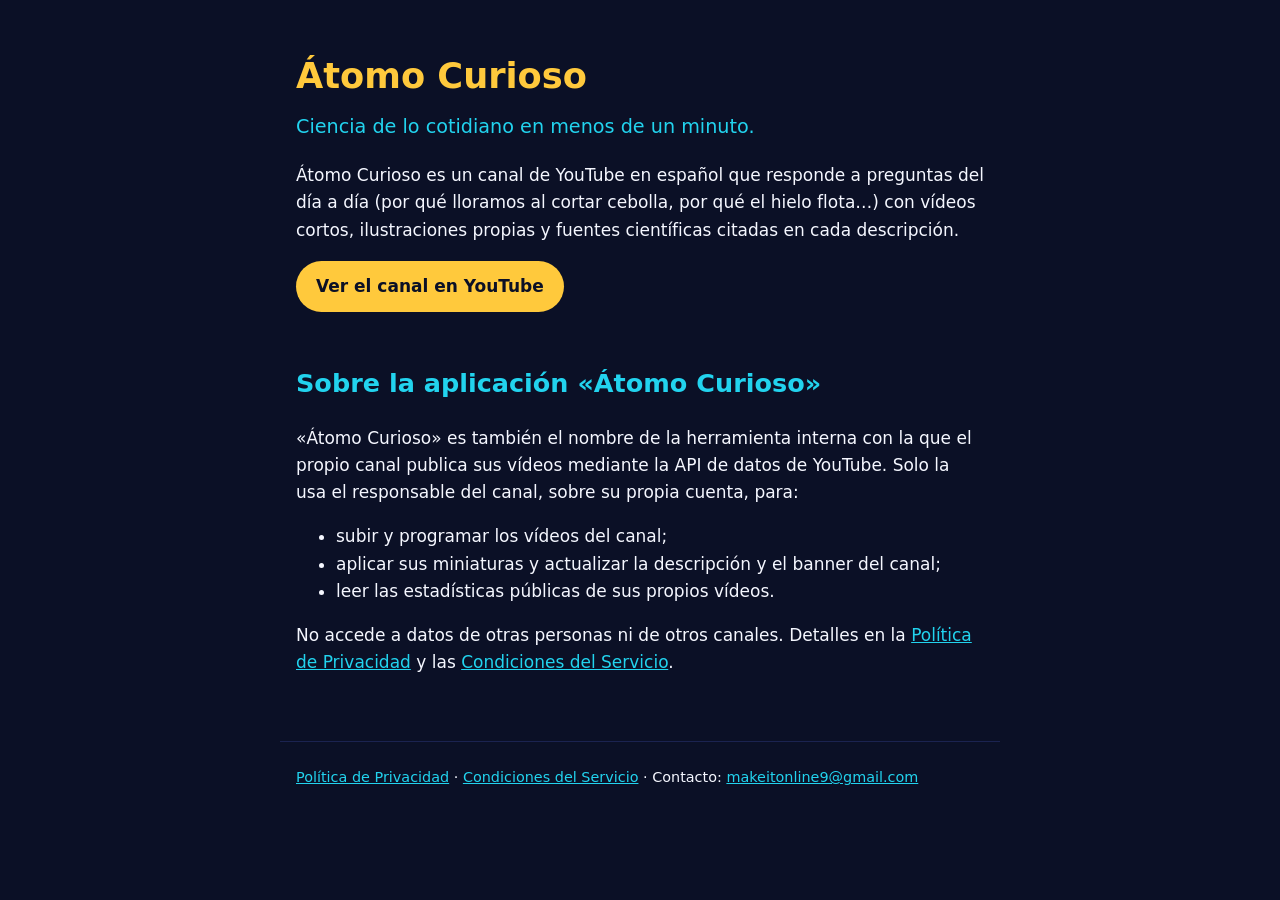
<file: index.html>
<!doctype html>
<html lang="es">
<head>
<meta charset="utf-8">
<meta name="viewport" content="width=device-width, initial-scale=1">
<title>Átomo Curioso</title>
<meta name="description" content="Átomo Curioso: ciencia de lo cotidiano en Shorts de menos de un minuto.">
<link rel="stylesheet" href="estilo.css">
</head>
<body>
<main>
  <h1>Átomo Curioso</h1>
  <p class="lema">Ciencia de lo cotidiano en menos de un minuto.</p>
  <p>Átomo Curioso es un canal de YouTube en español que responde a preguntas del día a día
  (por qué lloramos al cortar cebolla, por qué el hielo flota…) con vídeos cortos, ilustraciones
  propias y fuentes científicas citadas en cada descripción.</p>
  <p><a class="boton" href="https://www.youtube.com/channel/UCqF187POmaFonPLe2zbsd_g">Ver el canal en YouTube</a></p>

  <h2>Sobre la aplicación «Átomo Curioso»</h2>
  <p>«Átomo Curioso» es también el nombre de la herramienta interna con la que el propio canal
  publica sus vídeos mediante la API de datos de YouTube. Solo la usa el responsable del canal,
  sobre su propia cuenta, para:</p>
  <ul>
    <li>subir y programar los vídeos del canal;</li>
    <li>aplicar sus miniaturas y actualizar la descripción y el banner del canal;</li>
    <li>leer las estadísticas públicas de sus propios vídeos.</li>
  </ul>
  <p>No accede a datos de otras personas ni de otros canales. Detalles en la
  <a href="privacidad.html">Política de Privacidad</a> y las <a href="terminos.html">Condiciones del Servicio</a>.</p>
</main>
<footer>
  <a href="privacidad.html">Política de Privacidad</a> · <a href="terminos.html">Condiciones del Servicio</a> ·
  Contacto: <a href="mailto:makeitonline9@gmail.com">makeitonline9@gmail.com</a>
</footer>
</body>
</html>
</file>
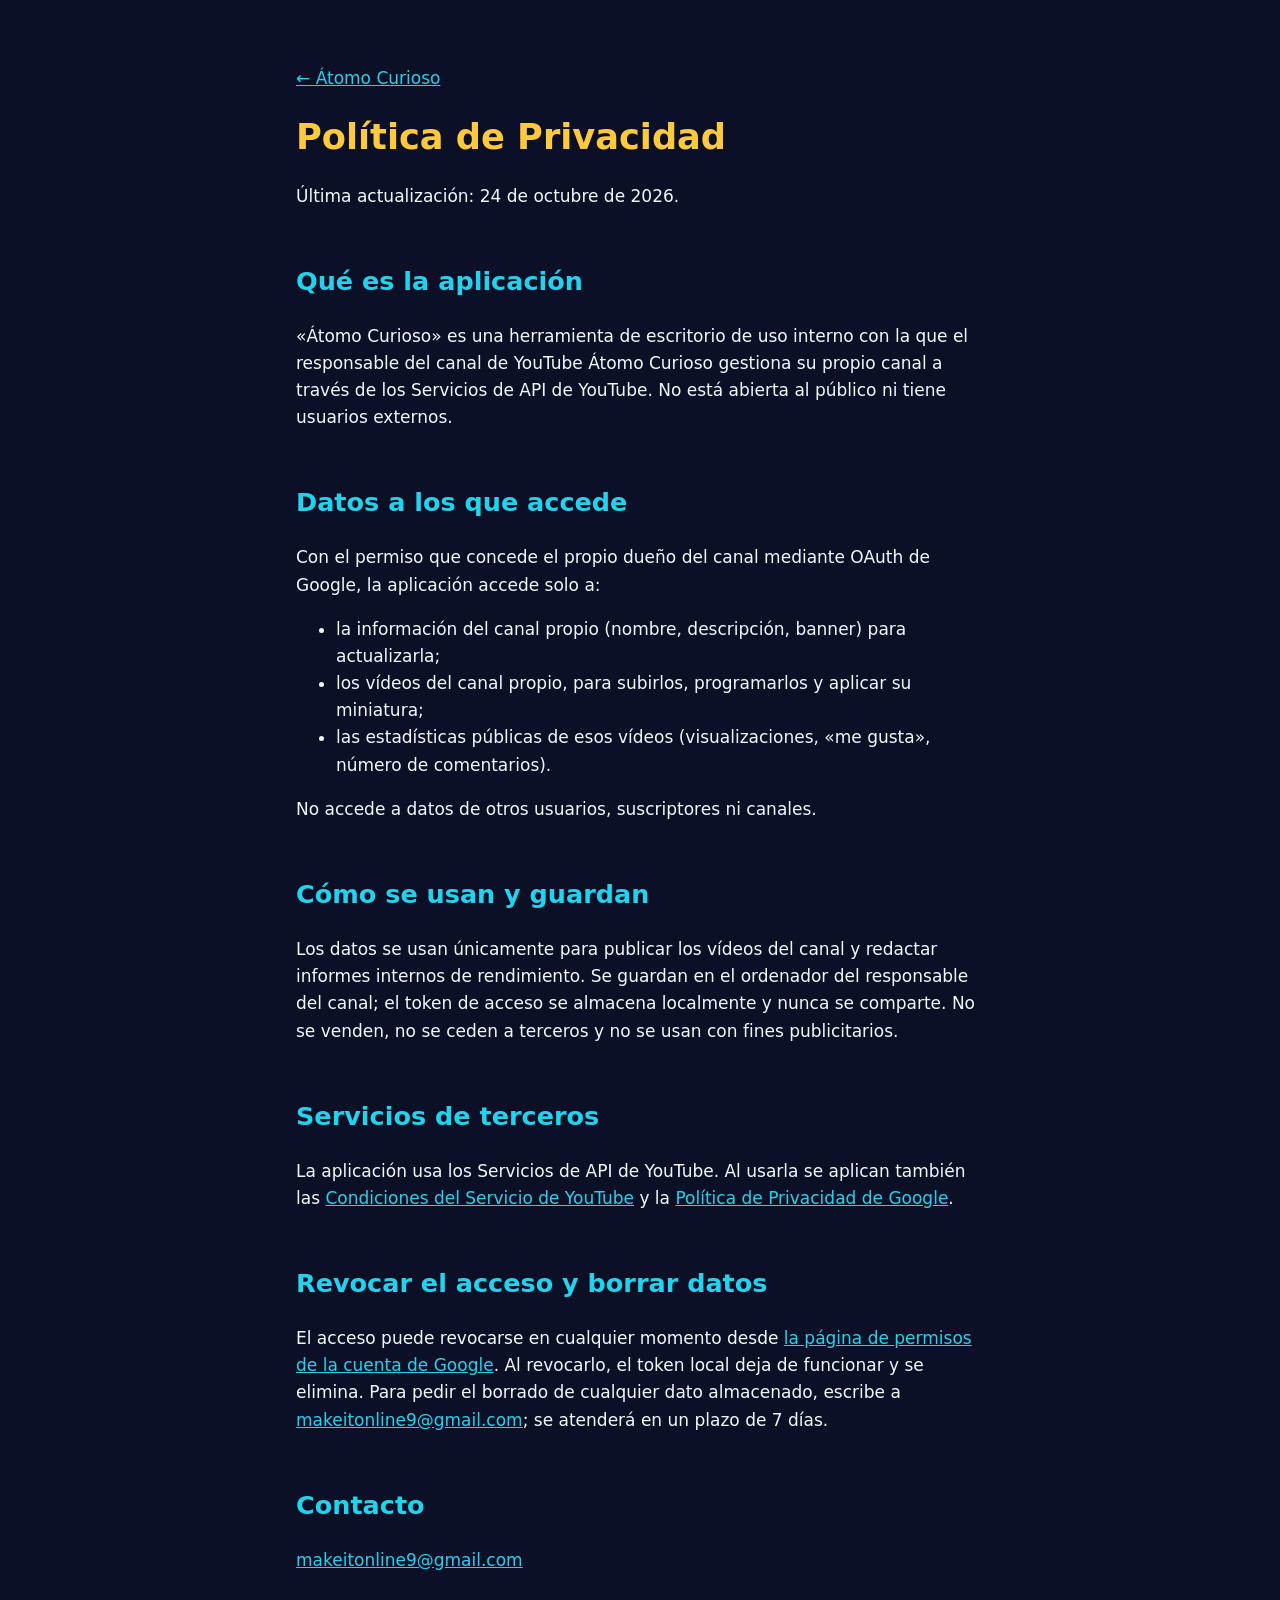
<file: privacidad.html>
<!doctype html>
<html lang="es">
<head>
<meta charset="utf-8">
<meta name="viewport" content="width=device-width, initial-scale=1">
<title>Privacidad · Átomo Curioso</title>
<link rel="stylesheet" href="estilo.css">
</head>
<body>
<main>
  <p><a href="index.html">← Átomo Curioso</a></p>
  <h1>Política de Privacidad</h1>
  <p>Última actualización: 24 de octubre de 2026.</p>

  <h2>Qué es la aplicación</h2>
  <p>«Átomo Curioso» es una herramienta de escritorio de uso interno con la que el responsable del canal
  de YouTube Átomo Curioso gestiona su propio canal a través de los Servicios de API de YouTube.
  No está abierta al público ni tiene usuarios externos.</p>

  <h2>Datos a los que accede</h2>
  <p>Con el permiso que concede el propio dueño del canal mediante OAuth de Google, la aplicación accede solo a:</p>
  <ul>
    <li>la información del canal propio (nombre, descripción, banner) para actualizarla;</li>
    <li>los vídeos del canal propio, para subirlos, programarlos y aplicar su miniatura;</li>
    <li>las estadísticas públicas de esos vídeos (visualizaciones, «me gusta», número de comentarios).</li>
  </ul>
  <p>No accede a datos de otros usuarios, suscriptores ni canales.</p>

  <h2>Cómo se usan y guardan</h2>
  <p>Los datos se usan únicamente para publicar los vídeos del canal y redactar informes internos de rendimiento.
  Se guardan en el ordenador del responsable del canal; el token de acceso se almacena localmente y nunca se comparte.
  No se venden, no se ceden a terceros y no se usan con fines publicitarios.</p>

  <h2>Servicios de terceros</h2>
  <p>La aplicación usa los Servicios de API de YouTube. Al usarla se aplican también las
  <a href="https://www.youtube.com/t/terms">Condiciones del Servicio de YouTube</a> y la
  <a href="https://policies.google.com/privacy">Política de Privacidad de Google</a>.</p>

  <h2>Revocar el acceso y borrar datos</h2>
  <p>El acceso puede revocarse en cualquier momento desde
  <a href="https://myaccount.google.com/permissions">la página de permisos de la cuenta de Google</a>.
  Al revocarlo, el token local deja de funcionar y se elimina. Para pedir el borrado de cualquier dato
  almacenado, escribe a <a href="mailto:makeitonline9@gmail.com">makeitonline9@gmail.com</a>; se atenderá en un plazo de 7 días.</p>

  <h2>Contacto</h2>
  <p><a href="mailto:makeitonline9@gmail.com">makeitonline9@gmail.com</a></p>
</main>
</body>
</html>
</file>
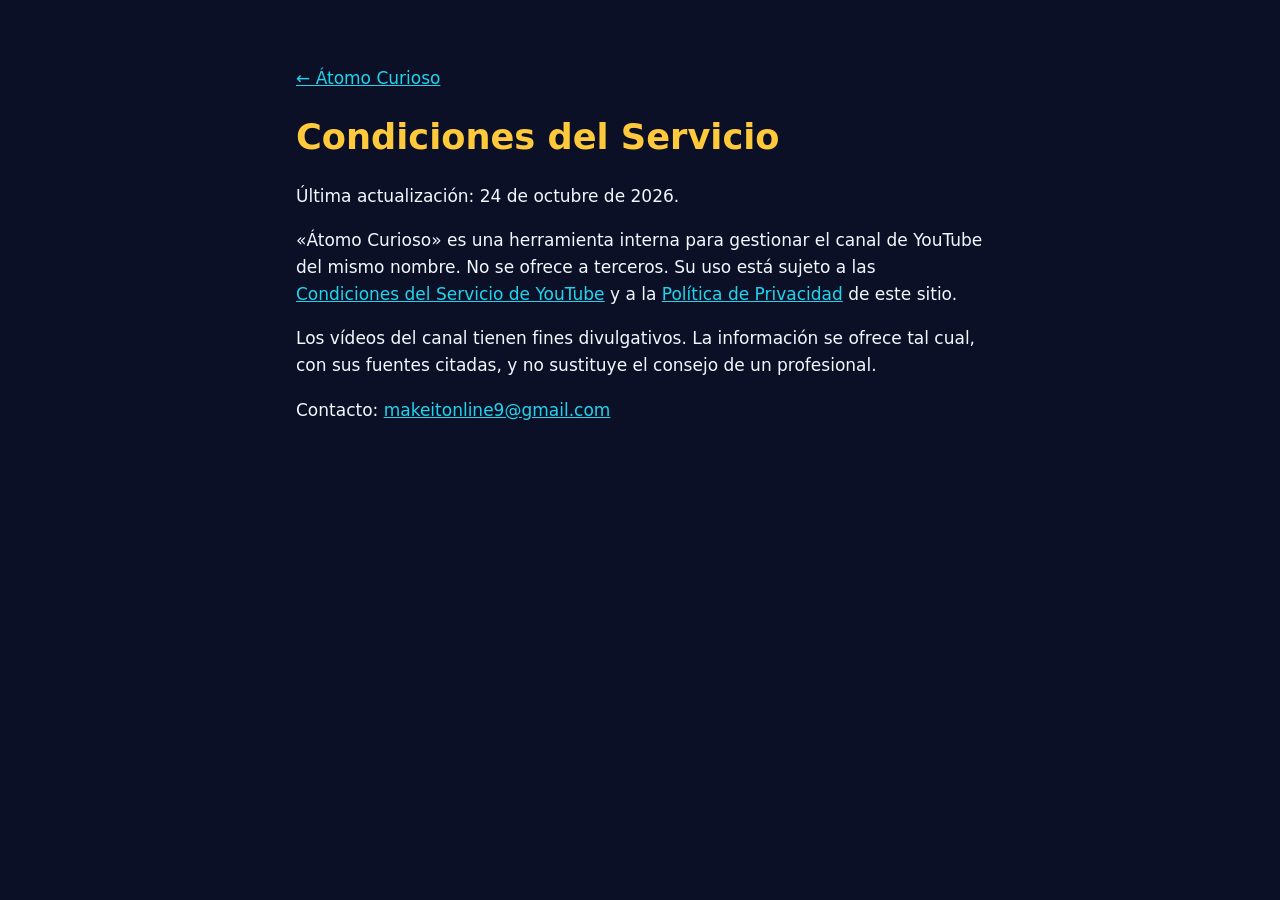
<file: terminos.html>
<!doctype html>
<html lang="es">
<head>
<meta charset="utf-8">
<meta name="viewport" content="width=device-width, initial-scale=1">
<title>Condiciones · Átomo Curioso</title>
<link rel="stylesheet" href="estilo.css">
</head>
<body>
<main>
  <p><a href="index.html">← Átomo Curioso</a></p>
  <h1>Condiciones del Servicio</h1>
  <p>Última actualización: 24 de octubre de 2026.</p>
  <p>«Átomo Curioso» es una herramienta interna para gestionar el canal de YouTube del mismo nombre.
  No se ofrece a terceros. Su uso está sujeto a las
  <a href="https://www.youtube.com/t/terms">Condiciones del Servicio de YouTube</a> y a la
  <a href="privacidad.html">Política de Privacidad</a> de este sitio.</p>
  <p>Los vídeos del canal tienen fines divulgativos. La información se ofrece tal cual, con sus fuentes citadas,
  y no sustituye el consejo de un profesional.</p>
  <p>Contacto: <a href="mailto:makeitonline9@gmail.com">makeitonline9@gmail.com</a></p>
</main>
</body>
</html>
</file>
<file: estilo.css>
:root { --noche: #0B1026; --indigo: #1B2350; --cian: #22D3EE; --amarillo: #FFC93C; --blanco: #F5F7FF; }
* { box-sizing: border-box; }
body { margin: 0; background: var(--noche); color: var(--blanco);
       font: 17px/1.6 "Montserrat", system-ui, sans-serif; }
main { max-width: 720px; margin: 0 auto; padding: 48px 16px; }
h1 { color: var(--amarillo); font-size: 2.2rem; margin: 0 0 8px; }
h2 { color: var(--cian); margin-top: 2em; }
.lema { font-size: 1.2rem; color: var(--cian); margin-top: 0; }
a { color: var(--cian); }
.boton { display: inline-block; background: var(--amarillo); color: var(--noche); font-weight: 700;
         padding: 12px 20px; border-radius: 999px; text-decoration: none; }
footer { max-width: 720px; margin: 0 auto; padding: 24px 16px 48px; border-top: 1px solid var(--indigo); font-size: .9rem; }
</file>
